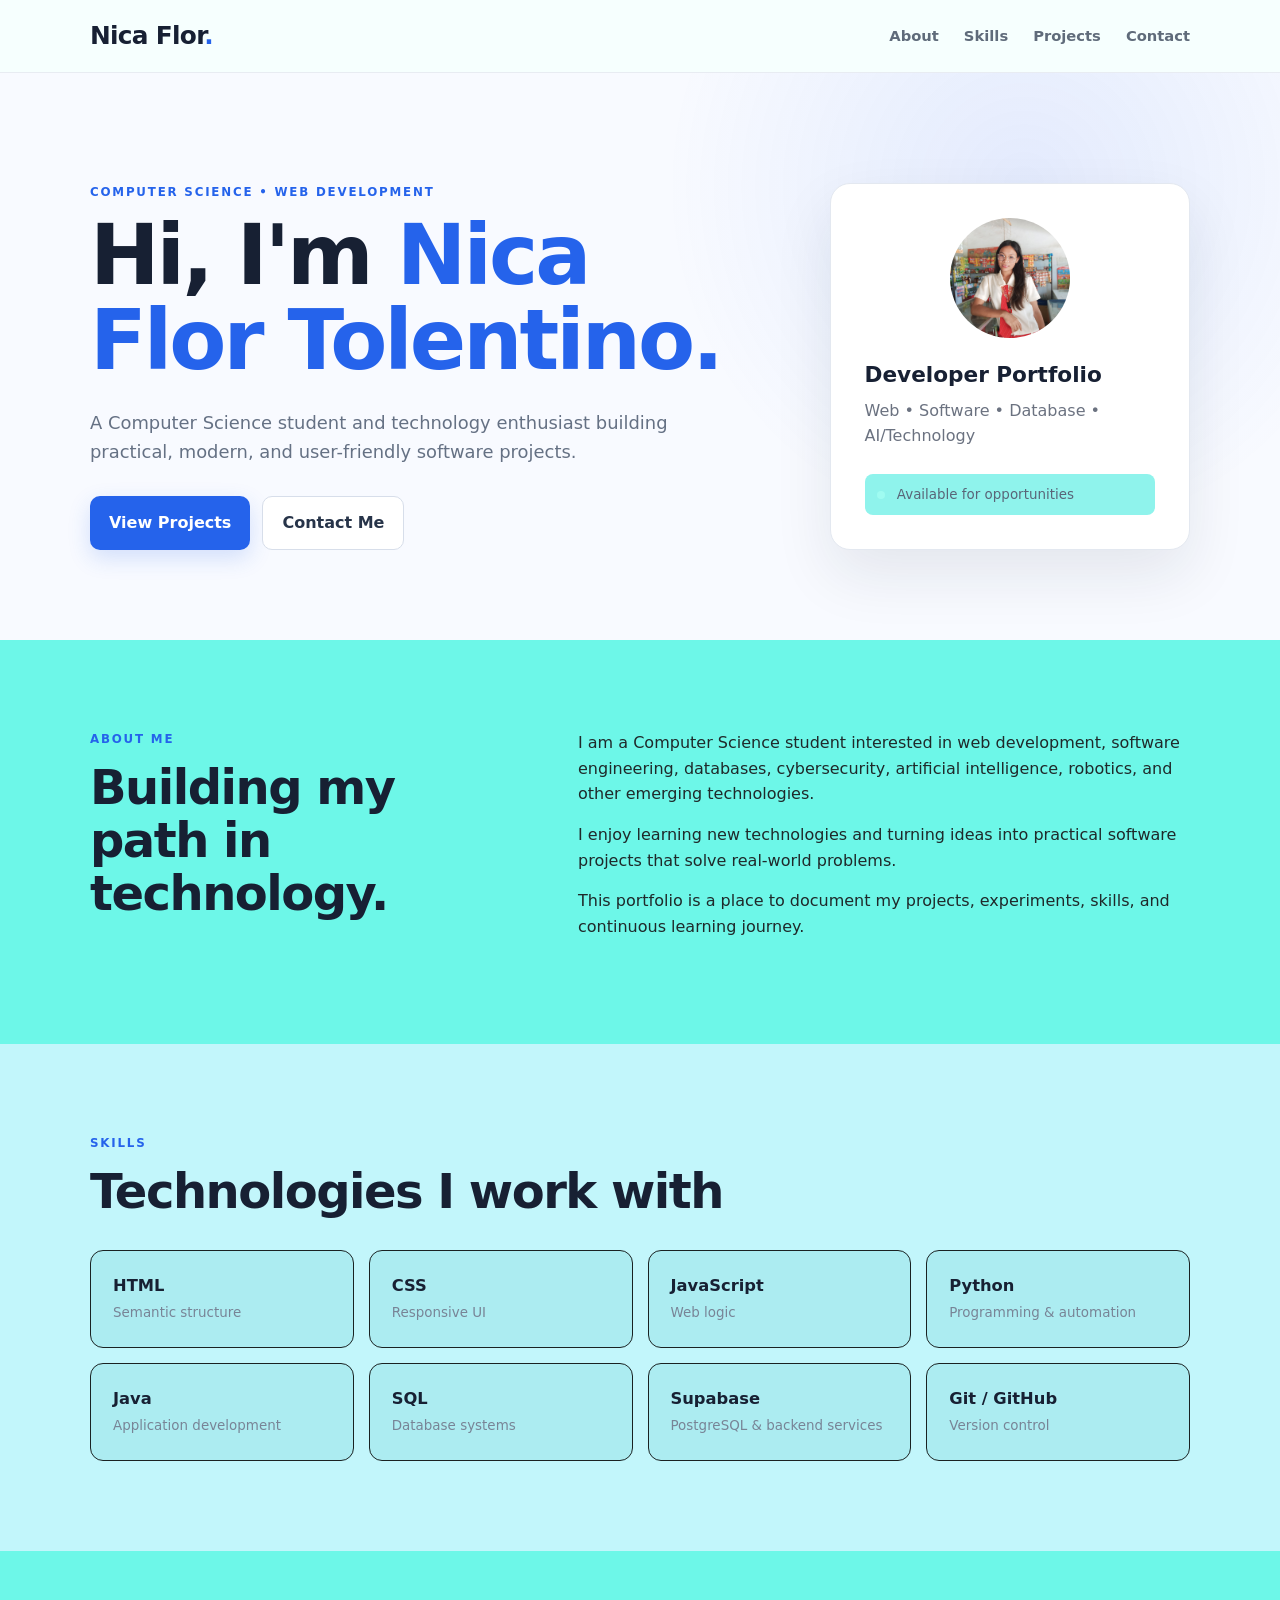
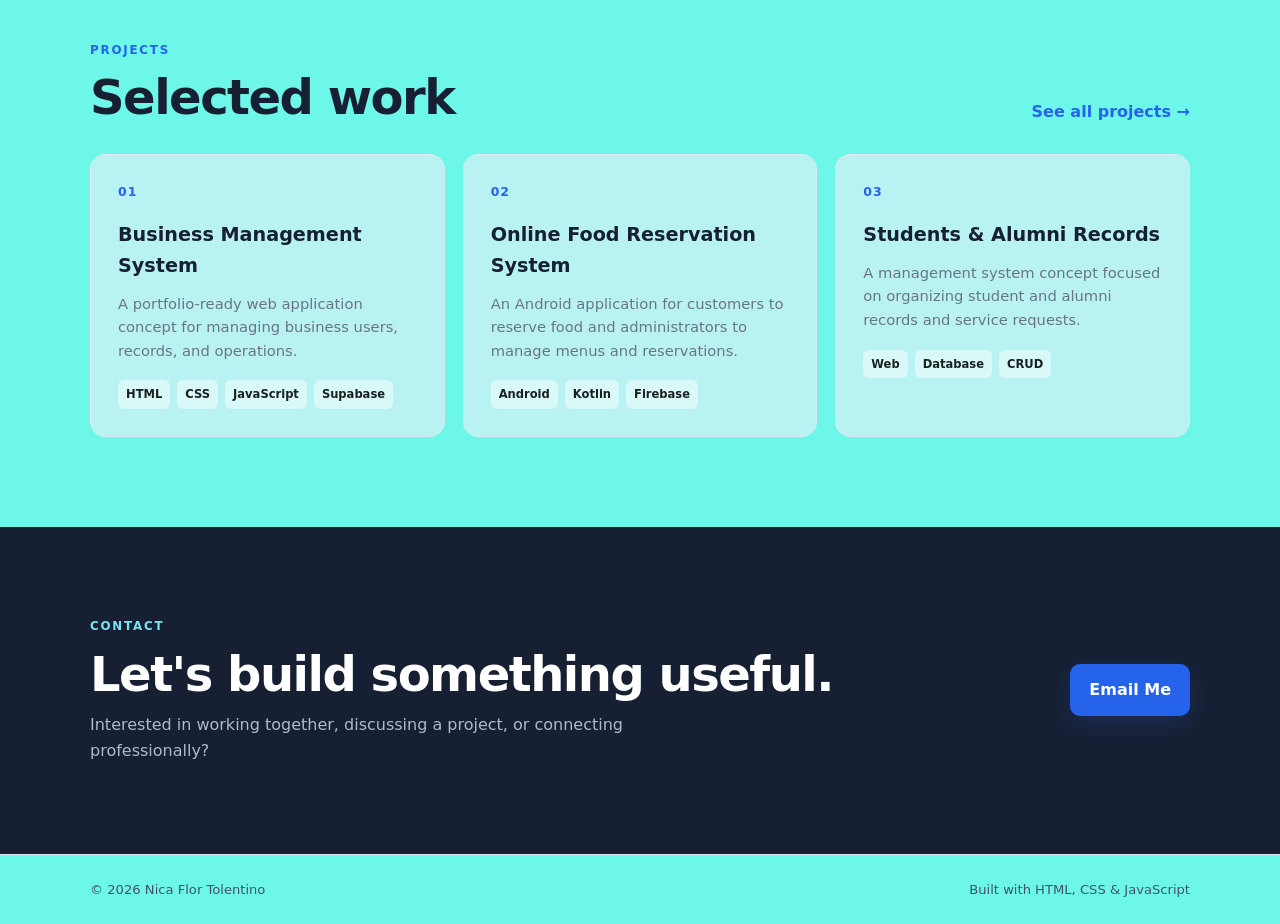
<file: index.html>
<!DOCTYPE html>
<html lang="en">
<head>
  <meta charset="UTF-8">
  <meta name="viewport" content="width=device-width, initial-scale=1.0">

  <meta
    name="description"
    content="Nica Flor Tolentino — Computer Science student, developer, and technology enthusiast."
  >

  <meta name="author" content="Nica Flor Tolentino">

  <title>Nica Flor Tolentino | Portfolio</title>

  <link rel="stylesheet" href="style.css">
</head>

<body>

  <!-- ================= HEADER ================= -->
  <header class="site-header">

    <nav class="nav container">

      <a class="brand" href="index.html" aria-label="Nica Flor Tolentino home">
        Nica Flor<span>.</span>
      </a>

      <!-- Desktop Navigation -->
      <div class="nav-links" id="navLinks">

        <a href="#about">About</a>
        <a href="#skills">Skills</a>
        <a href="#projects">Projects</a>
        <a href="#contact">Contact</a>

      </div>

      <!-- Mobile Menu Button -->
      <button
        class="menu-toggle"
        type="button"
        aria-label="Open navigation menu"
        aria-expanded="false"
        aria-controls="navLinks"
      >
        ☰
      </button>

    </nav>

  </header>

  <main>

    <!-- ================= HERO ================= -->
    <section class="hero">

      <div class="container hero-grid">

        <div class="hero-content">

          <p class="eyebrow">
            COMPUTER SCIENCE • WEB DEVELOPMENT
          </p>

          <h1>
            Hi, I'm <span>Nica Flor Tolentino.</span>
          </h1>

          <p class="hero-text">
            A Computer Science student and technology enthusiast building
            practical, modern, and user-friendly software projects.
          </p>

          <div class="hero-actions">

            <a class="btn primary" href="#projects">
              View Projects
            </a>

            <a class="btn outline" href="#contact">
              Contact Me
            </a>

          </div>

        </div>

        <div class="hero-card">

          <div class="avatar">
            <img src="profile.jpg" alt="Nica Flor Tolentino">
          </div>

          <h2>
            Developer Portfolio
          </h2>

          <p>
            Web • Software • Database • AI/Technology
          </p>

          <div class="status">
            <span></span>
            Available for opportunities
          </div>

        </div>

      </div>

    </section>

    <!-- ================= ABOUT ================= -->
    <section id="about" class="section">

      <div class="container two-col">

        <div>

          <p class="eyebrow">
            ABOUT ME
          </p>

          <h2>
            Building my path in technology.
          </h2>

        </div>

        <div class="about-text">

          <p>
            I am a Computer Science student interested in web development,
            software engineering, databases, cybersecurity, artificial
            intelligence, robotics, and other emerging technologies.
          </p>

          <p>
            I enjoy learning new technologies and turning ideas into
            practical software projects that solve real-world problems.
          </p>

          <p>
            This portfolio is a place to document my projects, experiments,
            skills, and continuous learning journey.
          </p>

        </div>

      </div>

    </section>

    <!-- ================= SKILLS ================= -->
    <section id="skills" class="section section-muted">

      <div class="container">

        <p class="eyebrow">
          SKILLS
        </p>

        <h2>
          Technologies I work with
        </h2>

        <div class="skill-grid">

          <div class="skill-card">
            <strong>HTML</strong>
            <span>Semantic structure</span>
          </div>

          <div class="skill-card">
            <strong>CSS</strong>
            <span>Responsive UI</span>
          </div>

          <div class="skill-card">
            <strong>JavaScript</strong>
            <span>Web logic</span>
          </div>

          <div class="skill-card">
            <strong>Python</strong>
            <span>Programming & automation</span>
          </div>

          <div class="skill-card">
            <strong>Java</strong>
            <span>Application development</span>
          </div>

          <div class="skill-card">
            <strong>SQL</strong>
            <span>Database systems</span>
          </div>

          <div class="skill-card">
            <strong>Supabase</strong>
            <span>PostgreSQL & backend services</span>
          </div>

          <div class="skill-card">
            <strong>Git / GitHub</strong>
            <span>Version control</span>
          </div>

        </div>

      </div>

    </section>

    <!-- ================= PROJECTS ================= -->
    <section id="projects" class="section">

      <div class="container">

        <div class="section-head">

          <div>

            <p class="eyebrow">
              PROJECTS
            </p>

            <h2>
              Selected work
            </h2>

          </div>

          <a class="text-link" href="projects.html">
            See all projects →
          </a>

        </div>

        <div class="project-grid">

          <!-- Project 01 -->
          <article class="project-card">

            <div class="project-number">
              01
            </div>

            <h3>
              Business Management System
            </h3>

            <p>
              A portfolio-ready web application concept for managing
              business users, records, and operations.
            </p>

            <div class="tags">

              <span>HTML</span>
              <span>CSS</span>
              <span>JavaScript</span>
              <span>Supabase</span>

            </div>

          </article>

          <!-- Project 02 -->
          <article class="project-card">

            <div class="project-number">
              02
            </div>

            <h3>
              Online Food Reservation System
            </h3>

            <p>
              An Android application for customers to reserve food and
              administrators to manage menus and reservations.
            </p>

            <div class="tags">

              <span>Android</span>
              <span>Kotlin</span>
              <span>Firebase</span>

            </div>

          </article>

          <!-- Project 03 -->
          <article class="project-card">

            <div class="project-number">
              03
            </div>

            <h3>
              Students & Alumni Records
            </h3>

            <p>
              A management system concept focused on organizing student
              and alumni records and service requests.
            </p>

            <div class="tags">

              <span>Web</span>
              <span>Database</span>
              <span>CRUD</span>

            </div>

          </article>

        </div>

      </div>

    </section>

    <!-- ================= CONTACT ================= -->
    <section id="contact" class="section contact-section">

      <div class="container contact-card">

        <div>

          <p class="eyebrow">
            CONTACT
          </p>

          <h2>
            Let's build something useful.
          </h2>

          <p>
            Interested in working together, discussing a project,
            or connecting professionally?
          </p>

        </div>

        <a
          class="btn primary"
          href="mailto:nicatolentino335@gmail.com"
        >
          Email Me
        </a>

      </div>

    </section>

  </main>

  <!-- ================= FOOTER ================= -->
  <footer class="footer">

    <div class="container footer-inner">

      <span>
        © <span id="year"></span> Nica Flor Tolentino
      </span>

      <span>
        Built with HTML, CSS & JavaScript
      </span>

    </div>

  </footer>

  <script src="script.js"></script>

</body>
</html>
</file>
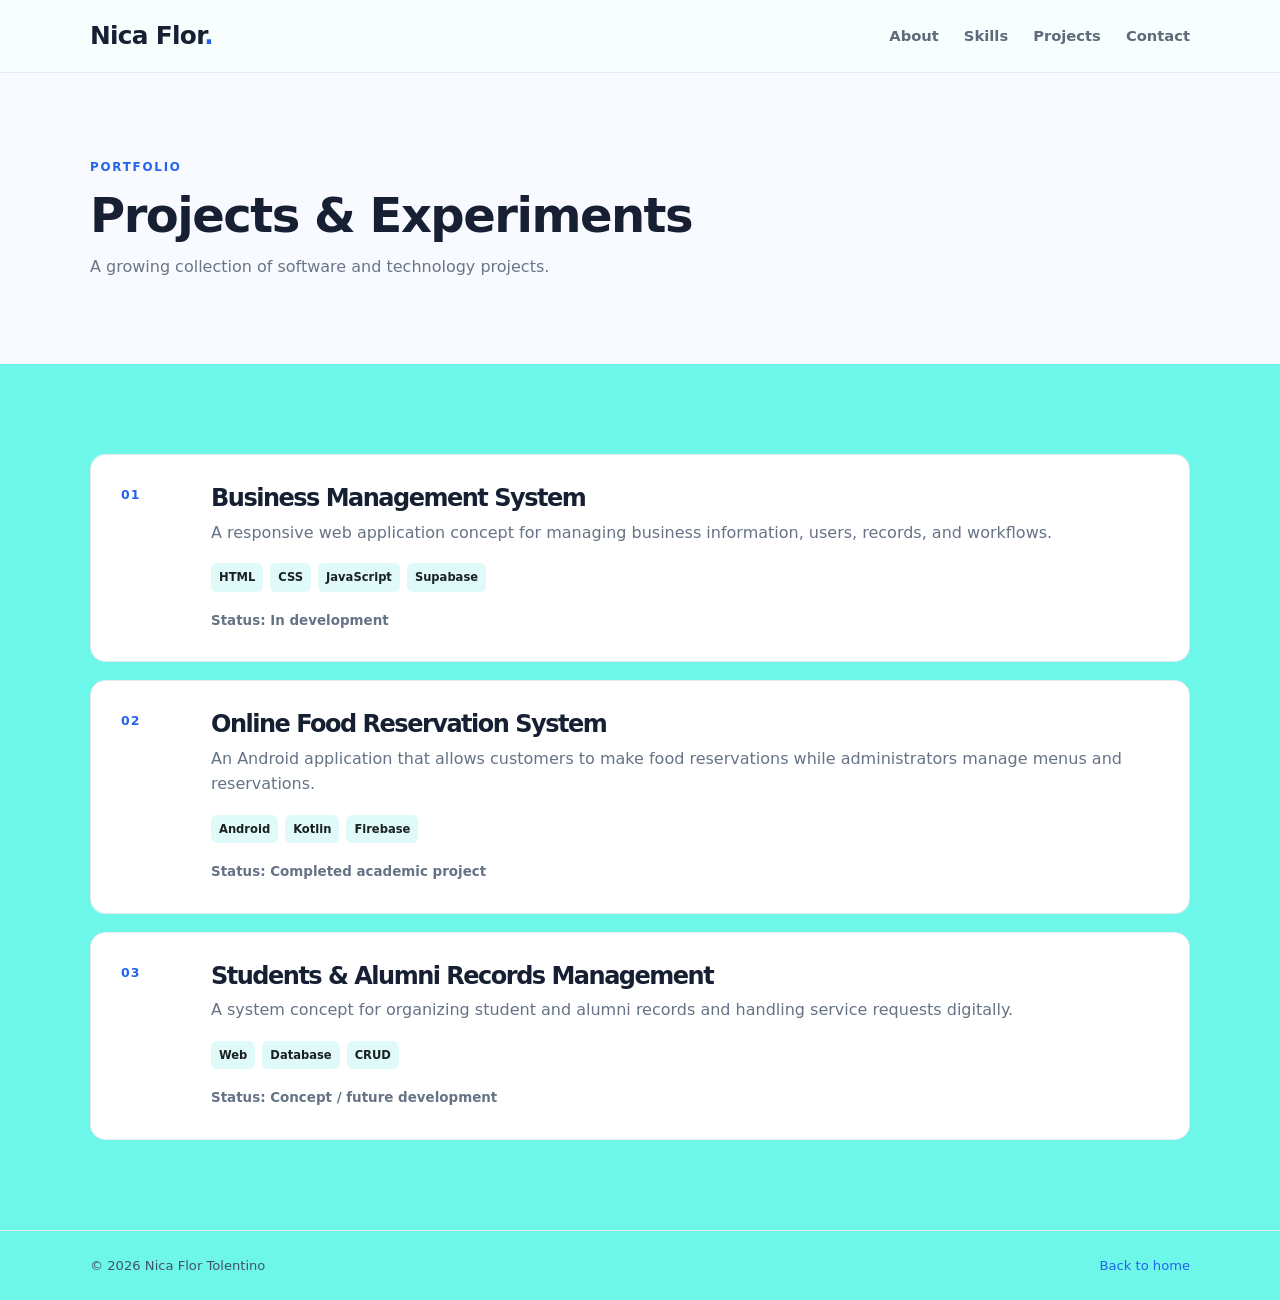
<file: projects.html>
<!DOCTYPE html>
<html lang="en">
<head>

  <meta charset="UTF-8">
  <meta name="viewport" content="width=device-width, initial-scale=1.0">

  <meta
    name="description"
    content="Projects and experiments by Nica Flor Tolentino, Computer Science student and web developer."
  >

  <meta name="author" content="Nica Flor Tolentino">

  <title>Projects | Nica Flor Tolentino</title>

  <link rel="stylesheet" href="style.css">

</head>

<body>

  <!-- ================= HEADER ================= -->
  <header class="site-header">

    <nav class="nav container">

      <a
        class="brand"
        href="index.html"
        aria-label="Nica Flor Tolentino home"
      >
        Nica Flor<span>.</span>
      </a>

      <!-- Desktop Navigation -->
      <div class="nav-links" id="navLinks">

        <a href="index.html#about">
          About
        </a>

        <a href="index.html#skills">
          Skills
        </a>

        <a href="index.html#projects">
          Projects
        </a>

        <a href="index.html#contact">
          Contact
        </a>

      </div>

      <!-- Mobile Menu Button -->
      <button
        class="menu-toggle"
        type="button"
        aria-label="Open navigation menu"
        aria-expanded="false"
        aria-controls="navLinks"
      >
        ☰
      </button>

    </nav>

  </header>

  <main>

    <!-- ================= PAGE HERO ================= -->
    <section class="page-hero">

      <div class="container">

        <p class="eyebrow">
          PORTFOLIO
        </p>

        <h1>
          Projects & Experiments
        </h1>

        <p>
          A growing collection of software and technology projects.
        </p>

      </div>

    </section>

    <!-- ================= PROJECT LIST ================= -->
    <section class="section">

      <div class="container project-list">

        <!-- Project 01 -->
        <article class="project-detail">

          <div class="project-number">
            01
          </div>

          <div>

            <h2>
              Business Management System
            </h2>

            <p>
              A responsive web application concept for managing
              business information, users, records, and workflows.
            </p>

            <div class="tags">

              <span>HTML</span>
              <span>CSS</span>
              <span>JavaScript</span>
              <span>Supabase</span>

            </div>

            <p class="project-status">
              Status: In development
            </p>

          </div>

        </article>

        <!-- Project 02 -->
        <article class="project-detail">

          <div class="project-number">
            02
          </div>

          <div>

            <h2>
              Online Food Reservation System
            </h2>

            <p>
              An Android application that allows customers to make
              food reservations while administrators manage menus
              and reservations.
            </p>

            <div class="tags">

              <span>Android</span>
              <span>Kotlin</span>
              <span>Firebase</span>

            </div>

            <p class="project-status">
              Status: Completed academic project
            </p>

          </div>

        </article>

        <!-- Project 03 -->
        <article class="project-detail">

          <div class="project-number">
            03
          </div>

          <div>

            <h2>
              Students & Alumni Records Management
            </h2>

            <p>
              A system concept for organizing student and alumni
              records and handling service requests digitally.
            </p>

            <div class="tags">

              <span>Web</span>
              <span>Database</span>
              <span>CRUD</span>

            </div>

            <p class="project-status">
              Status: Concept / future development
            </p>

          </div>

        </article>

      </div>

    </section>

  </main>

  <!-- ================= FOOTER ================= -->
  <footer class="footer">

    <div class="container footer-inner">

      <span>
        © <span id="year"></span> Nica Flor Tolentino
      </span>

      <a href="index.html">
        Back to home
      </a>

    </div>

  </footer>

  <script src="script.js"></script>

</body>
</html>
</file>
<file: style.css>
/* =========================================================
   RESET
========================================================= */

* {
  margin: 0;
  padding: 0;
  box-sizing: border-box;
}

/* =========================================================
   BASE
========================================================= */

html {
  scroll-behavior: smooth;
  scroll-padding-top: 90px;
}

body {
  font-family:
    Inter,
    ui-sans-serif,
    system-ui,
    -apple-system,
    BlinkMacSystemFont,
    "Segoe UI",
    sans-serif;

  color: #172033;
  background: #6df7e8;
  line-height: 1.6;
}

a {
  color: inherit;
}

button,
input,
textarea {
  font: inherit;
}

button {
  cursor: pointer;
}

.container {
  width: min(1100px, 92%);
  margin: 0 auto;
}

/* =========================================================
   HEADER / NAVIGATION
========================================================= */

.site-header {
  background: rgba(255, 255, 255, 0.94);
  backdrop-filter: blur(12px);

  border-bottom: 1px solid #e8ecf2;

  position: sticky;
  top: 0;

  z-index: 100;
}

.nav {
  min-height: 72px;

  display: flex;
  align-items: center;
  justify-content: space-between;

  gap: 20px;

  position: relative;
}

.brand {
  text-decoration: none;

  font-size: 1.55rem;
  font-weight: 800;

  letter-spacing: -0.7px;

  white-space: nowrap;
}

.brand span {
  color: #2563eb;
}

/* Desktop navigation */

.nav-links {
  display: flex;
  align-items: center;

  gap: 25px;
}

.nav-links a {
  text-decoration: none;

  color: #5f6b7a;

  font-size: 0.92rem;
  font-weight: 600;

  transition: color 0.2s ease;
}

.nav-links a:hover {
  color: #2563eb;
}

/* Mobile menu button */

.menu-toggle {
  display: none;

  border: 0;
  background: transparent;

  color: #172033;

  font-size: 1.6rem;

  line-height: 1;

  padding: 8px;

  border-radius: 8px;
}

.menu-toggle:hover {
  background: #f1f5f9;
}

/* =========================================================
   HERO
========================================================= */

.hero {
  padding: 110px 0 90px;

  background:
    radial-gradient(
      circle at 80% 20%,
      rgba(37, 99, 235, 0.10),
      transparent 32%
    ),
    #f8faff;
}

.hero-grid {
  display: grid;

  grid-template-columns: 1.3fr 0.7fr;

  gap: 70px;

  align-items: center;
}

.eyebrow {
  color: #2563eb;

  font-size: 0.74rem;
  font-weight: 800;

  letter-spacing: 1.8px;

  margin-bottom: 12px;
}

.hero h1 {
  font-size: clamp(2.8rem, 7vw, 5.2rem);

  line-height: 1.02;

  letter-spacing: -3px;

  max-width: 800px;
}

.hero h1 span {
  color: #2563eb;
}

.hero-text {
  max-width: 650px;

  color: #657184;

  font-size: 1.12rem;

  margin: 25px 0 30px;
}

/* =========================================================
   BUTTONS
========================================================= */

.hero-actions {
  display: flex;

  gap: 12px;

  flex-wrap: wrap;
}

.btn {
  display: inline-flex;

  justify-content: center;
  align-items: center;

  text-decoration: none;

  border: 0;
  border-radius: 10px;

  padding: 13px 19px;

  font-weight: 750;

  cursor: pointer;

  transition:
    transform 0.2s ease,
    background 0.2s ease,
    box-shadow 0.2s ease;
}

.btn:hover {
  transform: translateY(-2px);
}

.primary {
  background: #2563eb;

  color: #ffffff;

  box-shadow:
    0 8px 22px rgba(37, 99, 235, 0.18);
}

.primary:hover {
  background: #1d4ed8;
}

.outline {
  border: 1px solid #d7deea;

  background: #ffffff;

  color: #273449;
}

.outline:hover {
  background: #f8fafc;
}

/* =========================================================
   HERO CARD
========================================================= */

.hero-card {
  background: #ffffff;

  border: 1px solid #e3e8f0;

  border-radius: 20px;

  padding: 34px;

  box-shadow:
    0 25px 60px rgba(20, 32, 55, 0.09);
}

.avatar {
  width: 120px;
  height: 120px;
  border-radius: 50%;
  overflow: hidden;
  margin: 0 auto 20px;
}

.avatar img {
  width: 100%;
  height: 100%;
  object-fit: cover;
  display: block;
}

.hero-card h2 {
  font-size: 1.35rem;

  margin-bottom: 5px;
}

.hero-card p {
  color: #6b7280;
}

.status {
  margin-top: 25px;

  padding: 10px 12px;

  border-radius: 8px;

  background: #8ff3ec;

  color: #596578;

  font-size: 0.84rem;
}

.status span {
  display: inline-block;

  width: 8px;
  height: 8px;

  border-radius: 50%;

  background: #9ffbf1;

  margin-right: 8px;
}

/* =========================================================
   SECTIONS
========================================================= */

.section {
  padding: 90px 0;
}

.section-muted {
  background: #c2f6fb;
}

.section h2,
.page-hero h1 {
  font-size: clamp(2rem, 4vw, 3rem);

  line-height: 1.1;

  letter-spacing: -1.5px;
}

/* =========================================================
   ABOUT
========================================================= */

.two-col {
  display: grid;

  grid-template-columns: 0.8fr 1.2fr;

  gap: 80px;
}

.about-text p {
  color: #1f292a;

  margin-bottom: 15px;
}

/* =========================================================
   SKILLS
========================================================= */

.skill-grid {
  display: grid;

  grid-template-columns: repeat(4, 1fr);

  gap: 15px;

  margin-top: 32px;
}

.skill-card {
  padding: 22px;

  background: #acecf1;

  border: 1px solid #1a2222;

  border-radius: 13px;

  transition:
    transform 0.2s ease,
    box-shadow 0.2s ease;
}

.skill-card:hover {
  transform: translateY(-3px);

  box-shadow:
    0 12px 25px rgba(20, 32, 55, 0.07);
}

.skill-card strong {
  display: block;

  font-size: 1.02rem;
}

.skill-card span {
  color: #788496;

  font-size: 0.84rem;
}

/* =========================================================
   PROJECTS
========================================================= */

.section-head {
  display: flex;

  justify-content: space-between;
  align-items: end;

  gap: 25px;

  margin-bottom: 30px;
}

.text-link {
  color: #2563eb;

  text-decoration: none;

  font-weight: 700;

  white-space: nowrap;
}

.text-link:hover {
  text-decoration: underline;
}

.project-grid {
  display: grid;

  grid-template-columns: repeat(3, 1fr);

  gap: 18px;
}

.project-card {
  border: 1px solid #e3e8f0;

  border-radius: 15px;

  padding: 27px;

  background: #b9f2f2;

  transition:
    transform 0.2s ease,
    box-shadow 0.2s ease;
}

.project-card:hover {
  transform: translateY(-4px);

  box-shadow:
    0 18px 35px rgba(20, 32, 55, 0.08);
}

.project-number {
  color: #2563eb;

  font-weight: 800;

  font-size: 0.78rem;

  letter-spacing: 1px;

  margin-bottom: 18px;
}

.project-card h3 {
  font-size: 1.2rem;

  margin-bottom: 10px;
}

.project-card p {
  color: #687587;

  font-size: 0.92rem;
}

/* =========================================================
   TAGS
========================================================= */

.tags {
  display: flex;

  flex-wrap: wrap;

  gap: 7px;

  margin-top: 18px;
}

.tags span {
  font-size: 0.72rem;

  padding: 5px 8px;

  background: #ddf9f9e7;

  border-radius: 6px;

  color: #192121;

  font-weight: 700;
}

/* =========================================================
   CONTACT
========================================================= */

.contact-section {
  background: #172033;

  color: #ffffff;
}

.contact-card {
  display: flex;

  justify-content: space-between;
  align-items: center;

  gap: 30px;
}

.contact-card p:not(.eyebrow) {
  color: #aeb9c9;

  margin-top: 12px;

  max-width: 650px;
}

.contact-section .eyebrow {
  color: #7ae3f2;
}

/* =========================================================
   FOOTER
========================================================= */

.footer {
  border-top: 1px solid #e3e8f0;

  padding: 24px 0;

  color: #43526c;

  font-size: 0.82rem;
}

.footer-inner {
  display: flex;

  justify-content: space-between;

  gap: 20px;
}

.footer a {
  color: #2563eb;

  text-decoration: none;
}

.footer a:hover {
  text-decoration: underline;
}

/* =========================================================
   PROJECTS PAGE
========================================================= */

.page-hero {
  padding: 85px 0;

  background: #f8faff;
}

.page-hero p:last-child {
  color: #697688;

  margin-top: 12px;
}

.project-list {
  display: grid;

  gap: 18px;
}

.project-detail {
  display: grid;

  grid-template-columns: 70px 1fr;

  gap: 20px;

  padding: 30px;

  border: 1px solid #e3e8f0;

  border-radius: 15px;

  background: #ffffff;
}

.project-detail h2 {
  font-size: 1.5rem;

  margin-bottom: 8px;
}

.project-detail p {
  color: #667386;
}

.project-status {
  font-size: 0.84rem;

  margin-top: 18px;

  font-weight: 700;
}

/* =========================================================
   FOCUS ACCESSIBILITY
========================================================= */

button:focus-visible,
a:focus-visible {
  outline: 3px solid rgba(37, 99, 235, 0.25);

  outline-offset: 3px;
}

/* =========================================================
   TABLET
========================================================= */

@media (max-width: 900px) {

  .hero-grid {
    grid-template-columns: 1fr;

    gap: 45px;
  }

  .hero-card {
    max-width: 600px;
  }

  .two-col {
    grid-template-columns: 1fr;

    gap: 40px;
  }

  .skill-grid {
    grid-template-columns: repeat(2, 1fr);
  }

  .project-grid {
    grid-template-columns: repeat(2, 1fr);
  }

}

/* =========================================================
   MOBILE NAVIGATION
========================================================= */

@media (max-width: 800px) {

  .nav {
    min-height: 68px;
  }

  .menu-toggle {
    display: block;
  }

  .nav-links {
    display: none;

    position: absolute;

    top: 68px;

    left: 0;
    right: 0;

    flex-direction: column;

    align-items: stretch;

    gap: 0;

    background: #ffffff;

    border-bottom: 1px solid #e5e7eb;

    box-shadow:
      0 12px 25px rgba(15, 23, 42, 0.08);

    padding: 10px 4%;
  }

  .nav-links.open {
    display: flex;
  }

  .nav-links a {
    padding: 14px 0;

    border-bottom: 1px solid #f1f5f9;
  }

  .nav-links a:last-child {
    border-bottom: 0;
  }

  .contact-card {
    flex-direction: column;

    align-items: flex-start;
  }

  .section-head {
    align-items: flex-start;

    flex-direction: column;
  }

}

/* =========================================================
   SMALL TABLETS / LARGE PHONES
========================================================= */

@media (max-width: 650px) {

  .hero {
    padding: 80px 0 65px;
  }

  .hero h1 {
    letter-spacing: -2px;
  }

  .hero-card {
    padding: 28px;
  }

  .section {
    padding: 70px 0;
  }

  .project-grid {
    grid-template-columns: 1fr;
  }

  .project-detail {
    grid-template-columns: 1fr;

    gap: 5px;
  }

}

/* =========================================================
   SMALL PHONES
========================================================= */

@media (max-width: 520px) {

  .container {
    width: min(92%, 1100px);
  }

  .hero {
    padding: 70px 0 55px;
  }

  .hero h1 {
    font-size: clamp(2.5rem, 13vw, 3.5rem);

    letter-spacing: -2px;
  }

  .hero-text {
    font-size: 1rem;
  }

  .hero-actions {
    flex-direction: column;

    align-items: stretch;
  }

  .btn {
    width: 100%;
  }

  .skill-grid {
    grid-template-columns: 1fr;
  }

  .section {
    padding: 60px 0;
  }

  .section h2,
  .page-hero h1 {
    font-size: 2rem;
  }

  .project-card {
    padding: 23px;
  }

  .project-detail {
    padding: 23px;
  }

  .footer-inner {
    flex-direction: column;

    align-items: flex-start;
  }

  .page-hero {
    padding: 65px 0;
  }

}

/* =========================================================
   VERY SMALL PHONES
========================================================= */

@media (max-width: 360px) {

  .brand {
    font-size: 1.35rem;
  }

  .hero h1 {
    font-size: 2.35rem;
  }

  .hero-card {
    padding: 23px;
  }

  .avatar {
    width: 75px;
    height: 75px;
  }

}
</file>
